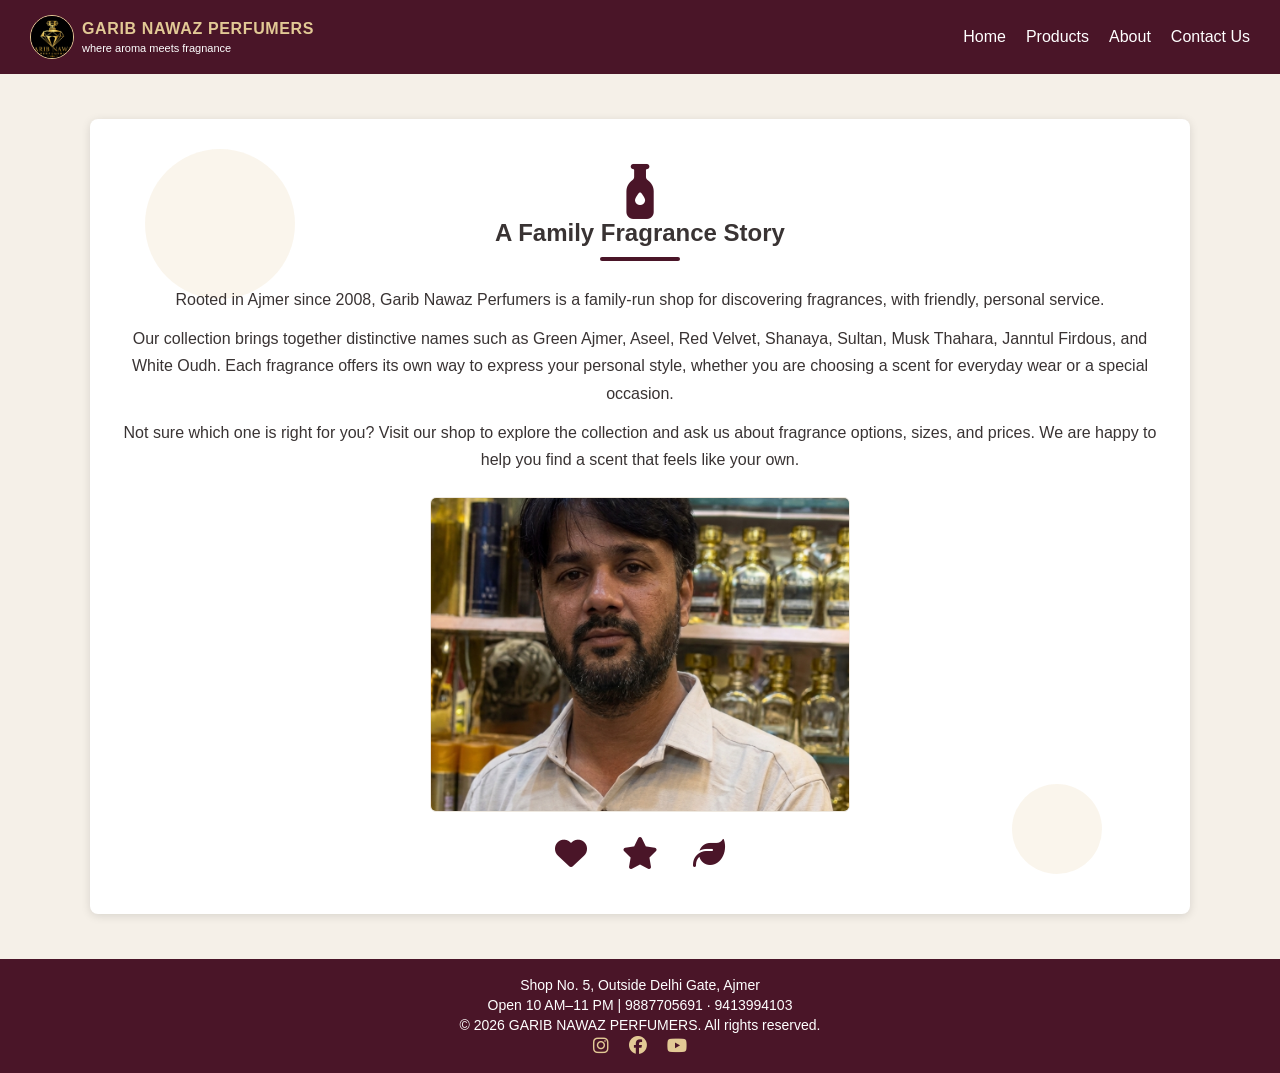
<file: about.html>
<!DOCTYPE html>
<html lang="en">
<head>
  <meta charset="UTF-8">
  <meta name="viewport" content="width=device-width, initial-scale=1.0">
  <title>About - GARIB NAWAZ PERFUMERS</title>
  <link rel="icon" href="images/logo.png" type="image/png">
  <link rel="stylesheet" href="https://cdnjs.cloudflare.com/ajax/libs/font-awesome/6.4.0/css/all.min.css">
  <link rel="stylesheet" href="style.css">
</head>
<body>

  <header>
    <a class="site-brand" href="index.html">
      <img src="images/logo.png" alt="">
      <span><strong>GARIB NAWAZ PERFUMERS</strong><small>where aroma meets fragnance</small></span>
    </a>
    <nav>
      <a href="index.html">Home</a>
      <a href="products.html">Products</a>
      <a href="about.html">About</a>
      <a href="contact.html">Contact Us</a>
    </nav>
  </header>

  <main class="about-box">
    <div class="circle circle1"></div>
    <div class="circle circle2"></div>
    <i class="fa-solid fa-bottle-droplet float-icon"></i>
    <h2>A Family Fragrance Story</h2>
    <div class="divider"></div>

    <div class="fade-text">
      <p>Rooted in Ajmer since 2008, Garib Nawaz Perfumers is a family-run shop for discovering fragrances, with friendly, personal service.</p>
      <p>Our collection brings together distinctive names such as Green Ajmer, Aseel, Red Velvet, Shanaya, Sultan, Musk Thahara, Janntul Firdous, and White Oudh. Each fragrance offers its own way to express your personal style, whether you are choosing a scent for everyday wear or a special occasion.</p>
      <p>Not sure which one is right for you? Visit our shop to explore the collection and ask us about fragrance options, sizes, and prices. We are happy to help you find a scent that feels like your own.</p>
      <div class="about-owner">
        <div class="owner-photo">
          <img src="images/owner.png" alt="Owner of Garib Nawaz Perfumers" onerror="this.hidden=true; this.nextElementSibling.hidden=false;">
          <span class="owner-photo-placeholder" hidden><i class="fa-solid fa-user"></i> Add owner photo as images/owner.png</span>
        </div>
      </div>
    </div>

    <div class="pulse-row">
      <i class="fa-solid fa-heart"></i>
      <i class="fa-solid fa-star"></i>
      <i class="fa-solid fa-leaf"></i>
    </div>
  </main>

  <footer>
    <p>Shop No. 5, Outside Delhi Gate, Ajmer</p>
    <p>Open 10 AM–11 PM | <a href="tel:+919887705691">9887705691</a> · <a href="tel:+919413994103">9413994103</a></p>
    <p>&copy; 2026 GARIB NAWAZ PERFUMERS. All rights reserved.</p>
    <p class="social-links">
      <a href="https://www.instagram.com/garib_nawaz_perfumers?utm_source=ig_web_button_share_sheet&amp;vrfl=ZDNlZDc0MzIxNw==" target="_blank" rel="noopener noreferrer" aria-label="Visit Garib Nawaz Perfumers on Instagram"><i class="fa-brands fa-instagram"></i></a>
      <a href="https://www.facebook.com/profile.php?id=61590630572187" target="_blank" rel="noopener noreferrer" aria-label="Visit Garib Nawaz Perfumers on Facebook"><i class="fa-brands fa-facebook"></i></a>
      <a href="https://youtube.com/@garibnawazperfumer?si=CvMgXTOw2Hox5zIE" target="_blank" rel="noopener noreferrer" aria-label="Visit Garib Nawaz Perfumers on YouTube"><i class="fa-brands fa-youtube"></i></a>
    </p>
  </footer>

</body>
</html>
</file>
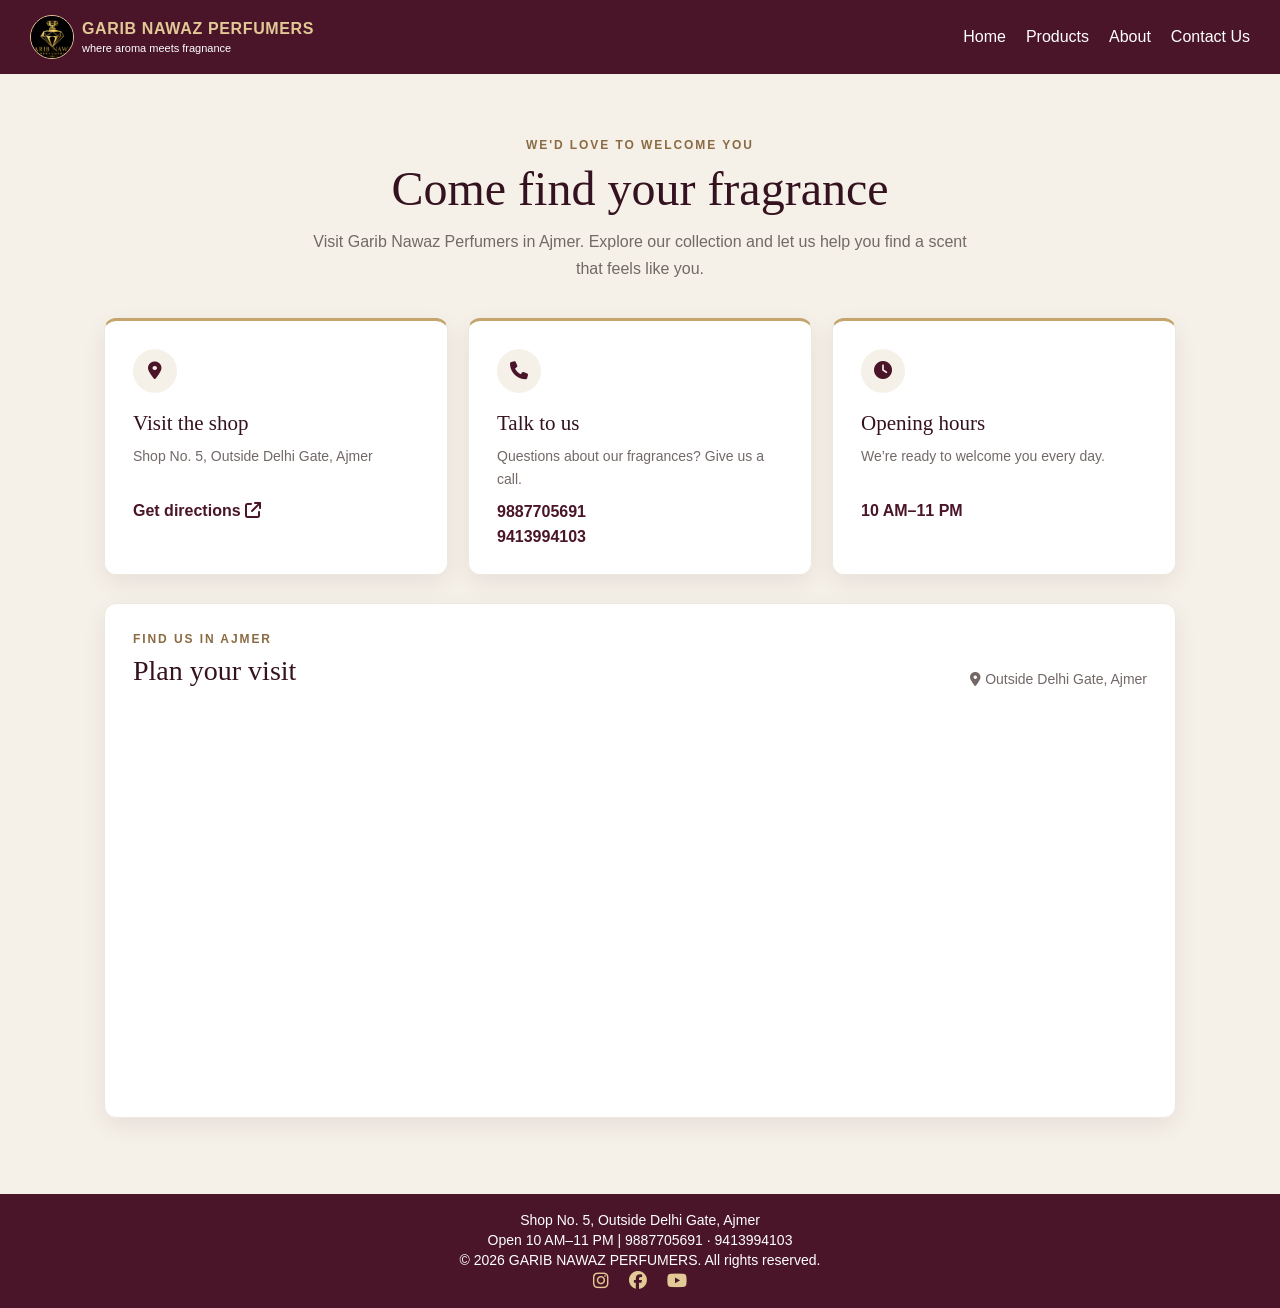
<file: contact.html>
<!DOCTYPE html>
<html lang="en">
<head>
  <meta charset="UTF-8">
  <meta name="viewport" content="width=device-width, initial-scale=1.0">
  <title>Contact - GARIB NAWAZ PERFUMERS</title>
  <link rel="icon" href="images/logo.png" type="image/png">
  <link rel="stylesheet" href="https://cdnjs.cloudflare.com/ajax/libs/font-awesome/6.4.0/css/all.min.css">
  <link rel="stylesheet" href="style.css">
</head>
<body class="contact-page">

  <header>
    <a class="site-brand" href="index.html">
      <img src="images/logo.png" alt="">
      <span><strong>GARIB NAWAZ PERFUMERS</strong><small>where aroma meets fragnance</small></span>
    </a>
    <nav>
      <a href="index.html">Home</a>
      <a href="products.html">Products</a>
      <a href="about.html">About</a>
      <a href="contact.html">Contact Us</a>
    </nav>
  </header>

  <main class="contact-wrap">
    <section class="contact-intro">
      <p class="contact-eyebrow">We'd love to welcome you</p>
      <h2>Come find your fragrance</h2>
      <p>Visit Garib Nawaz Perfumers in Ajmer. Explore our collection and let us help you find a scent that feels like you.</p>
    </section>

    <section class="contact-details" aria-label="Shop contact details">
      <article class="contact-card">
        <span class="contact-icon"><i class="fa-solid fa-location-dot" aria-hidden="true"></i></span>
        <h3>Visit the shop</h3>
        <p>Shop No. 5, Outside Delhi Gate, Ajmer</p>
        <a href="https://www.google.com/maps/search/?api=1&amp;query=Shop+No.+5%2C+Outside+Delhi+Gate%2C+Ajmer" target="_blank" rel="noopener noreferrer">Get directions <i class="fa-solid fa-arrow-up-right-from-square" aria-hidden="true"></i></a>
      </article>

      <article class="contact-card">
        <span class="contact-icon"><i class="fa-solid fa-phone" aria-hidden="true"></i></span>
        <h3>Talk to us</h3>
        <p>Questions about our fragrances? Give us a call.</p>
        <a href="tel:+919887705691">9887705691</a>
        <a href="tel:+919413994103">9413994103</a>
      </article>

      <article class="contact-card">
        <span class="contact-icon"><i class="fa-solid fa-clock" aria-hidden="true"></i></span>
        <h3>Opening hours</h3>
        <p>We’re ready to welcome you every day.</p>
        <strong>10 AM–11 PM</strong>
      </article>
    </section>

    <section class="contact-map">
      <div class="contact-map-heading">
        <div>
          <p class="contact-eyebrow">Find us in Ajmer</p>
          <h2>Plan your visit</h2>
        </div>
        <p><i class="fa-solid fa-location-dot" aria-hidden="true"></i> Outside Delhi Gate, Ajmer</p>
      </div>
      <iframe
        src="https://www.google.com/maps/embed?pb=!1m18!1m12!1m3!1d750.8787761242532!2d74.62730793624212!3d26.46212565533542!2m3!1f0!2f0!3f0!3m2!1i1024!2i768!4f13.1!3m3!1m2!1s0x396be788fa428da9%3A0xb3a9aa8eb3ccddee!2sGarib%20Nawaz%20Perfumers!5e0!3m2!1sen!2sin!4v1792944427425!5m2!1sen!2sin"
        title="Map showing Garib Nawaz Perfumers in Ajmer"
        allowfullscreen
        loading="lazy"
        referrerpolicy="strict-origin-when-cross-origin">
      </iframe>
    </section>
  </main>

  <footer>
    <p>Shop No. 5, Outside Delhi Gate, Ajmer</p>
    <p>Open 10 AM–11 PM | <a href="tel:+919887705691">9887705691</a> · <a href="tel:+919413994103">9413994103</a></p>
    <p>&copy; 2026 GARIB NAWAZ PERFUMERS. All rights reserved.</p>
    <p class="social-links">
      <a href="https://www.instagram.com/garib_nawaz_perfumers?utm_source=ig_web_button_share_sheet&amp;vrfl=ZDNlZDc0MzIxNw==" target="_blank" rel="noopener noreferrer" aria-label="Visit Garib Nawaz Perfumers on Instagram"><i class="fa-brands fa-instagram"></i></a>
      <a href="https://www.facebook.com/profile.php?id=61590630572187" target="_blank" rel="noopener noreferrer" aria-label="Visit Garib Nawaz Perfumers on Facebook"><i class="fa-brands fa-facebook"></i></a>
      <a href="https://youtube.com/@garibnawazperfumer?si=CvMgXTOw2Hox5zIE" target="_blank" rel="noopener noreferrer" aria-label="Visit Garib Nawaz Perfumers on YouTube"><i class="fa-brands fa-youtube"></i></a>
    </p>
  </footer>

</body>
</html>
</file>
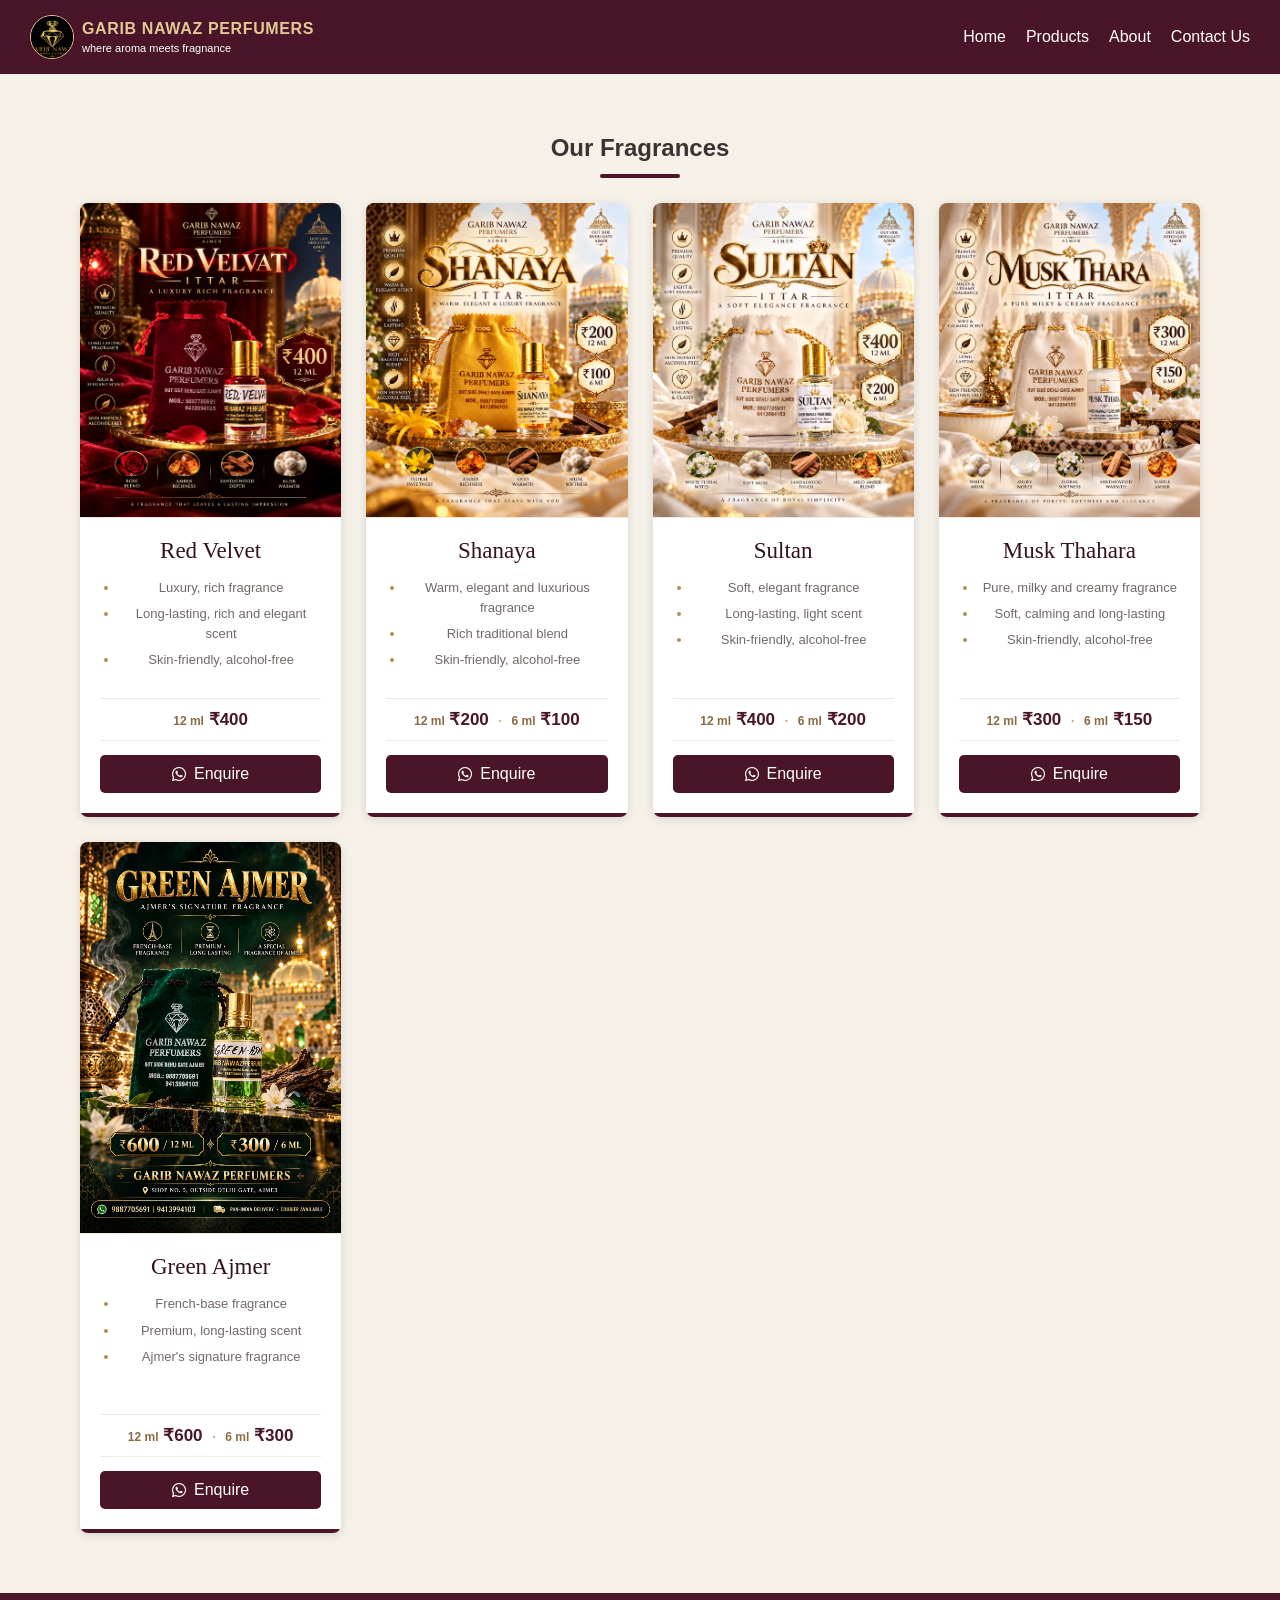
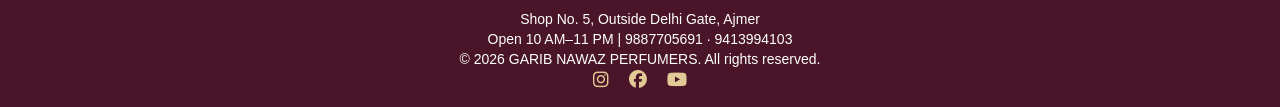
<file: products.html>
<!DOCTYPE html>
<html lang="en">
<head>
  <meta charset="UTF-8">
  <meta name="viewport" content="width=device-width, initial-scale=1.0">
  <title>Fragrances - GARIB NAWAZ PERFUMERS</title>
  <link rel="icon" href="images/logo.png" type="image/png">
  <link rel="stylesheet" href="https://cdnjs.cloudflare.com/ajax/libs/font-awesome/6.4.0/css/all.min.css">
  <link rel="stylesheet" href="style.css">
</head>
<body>

  <header>
    <a class="site-brand" href="index.html">
      <img src="images/logo.png" alt="">
      <span><strong>GARIB NAWAZ PERFUMERS</strong><small>where aroma meets fragnance</small></span>
    </a>
    <nav>
      <a href="index.html">Home</a>
      <a href="products.html">Products</a>
      <a href="about.html">About</a>
      <a href="contact.html">Contact Us</a>
    </nav>
  </header>

  <div class="filter-area">
    <h2>Our Fragrances</h2>
    <div class="divider"></div>

    <div class="products">
      <div class="card">
        <img class="product-image" src="images/Red-Velvat.jpeg" alt="Red Velvet fragrance by Garib Nawaz Perfumers" loading="lazy">
        <div class="product-info">
          <h3>Red Velvet</h3>
          <ul class="product-details">
            <li>Luxury, rich fragrance</li>
            <li>Long-lasting, rich and elegant scent</li>
            <li>Skin-friendly, alcohol-free</li>
          </ul>
          <p class="product-price"><span>12 ml</span> ₹400</p>
          <a class="product-order" href="https://walink.me/55cw0o"><i class="fa-brands fa-whatsapp"></i> Enquire</a>
        </div>
      </div>
      <div class="card">
        <img class="product-image" src="images/Shanaya.jpeg" alt="Shanaya fragrance by Garib Nawaz Perfumers" loading="lazy">
        <div class="product-info">
          <h3>Shanaya</h3>
          <ul class="product-details">
            <li>Warm, elegant and luxurious fragrance</li>
            <li>Rich traditional blend</li>
            <li>Skin-friendly, alcohol-free</li>
          </ul>
          <p class="product-price"><span>12 ml</span> ₹200 <span class="price-divider">·</span> <span>6 ml</span> ₹100</p>
          <a class="product-order" href="https://walink.me/lyuyjn"><i class="fa-brands fa-whatsapp"></i> Enquire</a>
        </div>
      </div>
      <div class="card">
        <img class="product-image" src="images/Sultan.jpeg" alt="Sultan fragrance by Garib Nawaz Perfumers" loading="lazy">
        <div class="product-info">
          <h3>Sultan</h3>
          <ul class="product-details">
            <li>Soft, elegant fragrance</li>
            <li>Long-lasting, light scent</li>
            <li>Skin-friendly, alcohol-free</li>
          </ul>
          <p class="product-price"><span>12 ml</span> ₹400 <span class="price-divider">·</span> <span>6 ml</span> ₹200</p>
          <a class="product-order" href="https://walink.me/rde93c"><i class="fa-brands fa-whatsapp"></i> Enquire</a>
        </div>
      </div>
      <div class="card">
        <img class="product-image" src="images/Musk-thara.jpeg" alt="Musk Thahara fragrance by Garib Nawaz Perfumers" loading="lazy">
        <div class="product-info">
          <h3>Musk Thahara</h3>
          <ul class="product-details">
            <li>Pure, milky and creamy fragrance</li>
            <li>Soft, calming and long-lasting</li>
            <li>Skin-friendly, alcohol-free</li>
          </ul>
          <p class="product-price"><span>12 ml</span> ₹300 <span class="price-divider">·</span> <span>6 ml</span> ₹150</p>
          <a class="product-order" href="https://walink.me/v9rrm4"><i class="fa-brands fa-whatsapp"></i> Enquire</a>
        </div>
      </div>
      <div class="card">
        <img class="product-image" src="images/Green-Ajmer.jpeg" alt="Green Ajmer fragrance by Garib Nawaz Perfumers" loading="lazy">
        <div class="product-info">
          <h3>Green Ajmer</h3>
          <ul class="product-details">
            <li>French-base fragrance</li>
            <li>Premium, long-lasting scent</li>
            <li>Ajmer's signature fragrance</li>
          </ul>
          <p class="product-price"><span>12 ml</span> ₹600 <span class="price-divider">·</span> <span>6 ml</span> ₹300</p>
          <a class="product-order" href="https://walink.me/npgtm9"><i class="fa-brands fa-whatsapp"></i> Enquire</a>
        </div>
      </div>
    </div>
  </div>

  <footer>
    <p>Shop No. 5, Outside Delhi Gate, Ajmer</p>
    <p>Open 10 AM–11 PM | <a href="tel:+919887705691">9887705691</a> · <a href="tel:+919413994103">9413994103</a></p>
    <p>&copy; 2026 GARIB NAWAZ PERFUMERS. All rights reserved.</p>
    <p class="social-links">
      <a href="https://www.instagram.com/garib_nawaz_perfumers?utm_source=ig_web_button_share_sheet&amp;vrfl=ZDNlZDc0MzIxNw==" target="_blank" rel="noopener noreferrer" aria-label="Visit Garib Nawaz Perfumers on Instagram"><i class="fa-brands fa-instagram"></i></a>
      <a href="https://www.facebook.com/profile.php?id=61590630572187" target="_blank" rel="noopener noreferrer" aria-label="Visit Garib Nawaz Perfumers on Facebook"><i class="fa-brands fa-facebook"></i></a>
      <a href="https://youtube.com/@garibnawazperfumer?si=CvMgXTOw2Hox5zIE" target="_blank" rel="noopener noreferrer" aria-label="Visit Garib Nawaz Perfumers on YouTube"><i class="fa-brands fa-youtube"></i></a>
    </p>
  </footer>

</body>
</html>
</file>
<file: style.css>
* {
  box-sizing: border-box;
  margin: 0;
  padding: 0;
}

.card > a, .card button a {
  color: inherit;
  font: inherit;
  text-decoration: none;
  }

body {
  min-height: 100vh;
  display: flex;
  flex-direction: column;
  background-color: #f5f0e8;
  color: #393333;
  font-family: Arial, sans-serif;
}

header {
  position: sticky;
  top: 0;
  z-index: 10;
  width: 100%;
  padding: 15px 30px;
  display: flex;
  align-items: center;
  justify-content: space-between;
  background-color: #4a1528;
}

header h1 {
  color: #e2c995;
  font-size: 24px;
}

.site-brand {
  display: flex;
  align-items: center;
  gap: 12px;
  color: #e2c995;
  text-decoration: none;
}

.site-brand img {
  width: 54px;
  height: 54px;
  border: 1px solid #e2c995;
  border-radius: 50%;
  object-fit: cover;
}

.site-brand strong,
.site-brand small {
  display: block;
}

.site-brand strong {
  font-size: 20px;
  letter-spacing: 0.04em;
}

.site-brand small {
  margin-top: 4px;
  color: #ffffff;
  font-size: 12px;
}

nav {
  display: flex;
  flex-wrap: wrap;
  gap: 12px 20px;
}

nav a {
  color: #ffffff;
  text-decoration: none;
}

nav a:hover {
  color: #e2c995;
}

.hero {
  min-height: 100vh;
  padding: 120px 20px;
  position: relative;
  overflow: hidden;
  background: linear-gradient(rgba(40, 20, 30, 0.65), rgba(40, 20, 30, 0.75)),
    url("images/ImgBG1.jpg") center / cover no-repeat;
  color: #ffffff;
  text-align: center;
}

.hero > i {
  color: #e2c995;
  font-size: 70px;
  animation: hero-icon-entrance 700ms ease-out both, hero-icon-float 4s ease-in-out 700ms infinite;
}

.hero h2 {
  margin: 20px 0;
  font-size: 42px;
}

.hero p {
  margin-bottom: 28px;
  font-size: 18px;
}

.circle {
  position: absolute;
  border-radius: 50%;
  background-color: rgba(226, 201, 149, 0.18);
}

.circle1 {
  top: 30px;
  left: 5%;
  width: 150px;
  height: 150px;
  animation: circle-float 7s ease-in-out infinite;
}

.circle2 {
  right: 8%;
  bottom: 40px;
  width: 90px;
  height: 90px;
  animation: circle-float 6s ease-in-out -2s infinite;
}

.circle3 {
  top: 80px;
  right: 20%;
  width: 60px;
  height: 60px;
  animation: circle-float 5s ease-in-out -1s infinite;
}

.circle4 {
  bottom: 30px;
  left: 15%;
  width: 110px;
  height: 110px;
  animation: circle-float 8s ease-in-out -3s infinite;
}

@keyframes hero-icon-entrance {
  from {
    opacity: 0;
  }

  to {
    opacity: 1;
  }
}

@keyframes hero-icon-float {
  0%, 100% {
    transform: translateY(0);
  }

  50% {
    transform: translateY(-8px);
  }
}

@keyframes circle-float {
  0%, 100% {
    transform: translateY(0);
  }

  50% {
    transform: translateY(-16px);
  }
}

.btn, .card button {
  display: inline-block;
  padding: 10px 20px;
  border: 0;
  border-radius: 5px;
  background-color: #4a1528;
  color: #ffffff;
  font-weight: bold;
  text-decoration: none;
  cursor: pointer;
  transition: background-color 180ms ease, transform 180ms ease;
}

.btn:hover, .card button:hover {
  background-color: #755034;
  transform: translateY(-2px);
}

.section, .filter-area {
  padding: 60px 25px;
  text-align: center;
}

.section h2, .filter-area h2, .contact-wrap h2, .contact-map h2 {
  margin-bottom: 12px;
}

.divider {
  width: 80px;
  height: 4px;
  margin: 10px auto 25px;
  border-radius: 2px;
  background-color: #4a1528;
}

.features {
  display: flex;
  justify-content: center;
  flex-wrap: wrap;
  gap: 25px;
}

.feature-box, .about-box, .owner-card, .card, .contact-map {
  border-radius: 8px;
  background-color: #ffffff;
  box-shadow: 0 2px 10px rgba(0, 0, 0, 0.12);
}

.feature-box {
  width: 330px;
  min-height: 220px;
  padding: 30px 22px;
  border-top: 5px solid #4a1528;
  transition: transform 220ms ease, box-shadow 220ms ease;
}

.feature-box:hover, .owner-card:hover, .card:hover {
  transform: translateY(-5px);
  box-shadow: 0 8px 20px rgba(0, 0, 0, 0.16);
}

.feature-box > i {
  margin-bottom: 12px;
  color: #c5a46d;
  font-size: 32px;
}

.feature-box h2 {
  font-size: 22px;
}

.gallery {
  max-width: 1080px;
  margin: 0 auto;
  display: grid;
  grid-template-columns: repeat(3, 1fr);
  gap: 22px;
}

.gallery-item {
  aspect-ratio: 4 / 3;
  overflow: hidden;
  border: 4px solid #c5a46d;
  border-radius: 10px;
}

.gallery-item img {
  display: block;
  width: 100%;
  height: 100%;
  object-fit: cover;
  transition: transform 300ms ease;
}

.gallery-item:hover img {
  transform: scale(1.06);
}

.about-box {
  position: relative;
  width: 80%;
  max-width: 1100px;
  margin: 45px auto;
  padding: 45px 30px;
  overflow: hidden;
  text-align: center;
}

.about-box h2, .about-box p, .about-box h3, .about-box .owner-profiles, .about-box .about-details, .about-box .pulse-row, .about-box > i {
  position: relative;
  z-index: 1;
}

.about-box > i {
  color: #4a1528;
  font-size: 55px;
}

.float-icon {
  animation: icon-float 3s ease-in-out infinite;
}

@keyframes icon-float {
  0%, 100% {
    transform: translateY(0);
  }

  50% {
    transform: translateY(-10px);
  }
}

.fade-text {
  animation: fade-up 700ms ease-out both;
}

@keyframes fade-up {
  from {
    opacity: 0;
    transform: translateY(16px);
  }

  to {
    opacity: 1;
    transform: translateY(0);
  }
}

.about-box p {
  margin: 12px 0;
  line-height: 1.7;
}

.about-box h3 {
  margin: 25px 0 18px;
  color: #4a1528;
}

.about-owner {
  max-width: 420px;
  margin: 24px auto 0;
}

.about-owner .owner-photo {
  height: 320px;
  margin-bottom: 18px;
  border: 1px solid #eee8df;
}

.about-instagram {
  display: inline-flex;
  align-items: center;
  gap: 9px;
  padding: 11px 20px;
  border-radius: 5px;
  background-color: #4a1528;
  color: #ffffff;
  font-weight: 700;
  text-decoration: none;
  transition: background-color 180ms ease, transform 180ms ease;
}

.about-instagram:hover {
  background-color: #755034;
  transform: translateY(-2px);
}

.owner-profiles {
  max-width: 850px;
  margin: 0 auto;
  display: grid;
  grid-template-columns: repeat(2, 1fr);
  gap: 20px;
}

.owner-card {
  padding: 16px;
  transition: transform 220ms ease, box-shadow 220ms ease;
}

.owner-photo {
  height: 220px;
  margin-bottom: 12px;
  overflow: hidden;
  border-radius: 6px;
  background-color: #f5f0e8;
}

.owner-photo img {
  width: 100%;
  height: 100%;
  object-fit: cover;
}

.owner-photo-placeholder {
  height: 100%;
  display: flex;
  align-items: center;
  justify-content: center;
  gap: 8px;
  color: #4a1528;
}

footer a {
  color: #ffffff;
  text-decoration: none;
}

.owner-photo-placeholder[hidden] {
  display: none;
}

.pulse-row {
  margin-top: 25px;
  display: flex;
  justify-content: center;
  gap: 35px;
  color: #4a1528;
  font-size: 32px;
}

.pulse-row i {
  animation: icon-pulse 1.8s ease-in-out infinite;
}

.pulse-row i:nth-child(2) {
  animation-delay: 300ms;
}

.pulse-row i:nth-child(3) {
  animation-delay: 600ms;
}

@keyframes icon-pulse {
  0%, 100% {
    transform: scale(1);
  }

  50% {
    transform: scale(1.2);
  }
}

.filter-area input {
  display: none;
}

.filter-area label {
  display: inline-block;
  margin: 5px;
  padding: 8px 18px;
  border: 1px solid #c5a46d;
  border-radius: 20px;
  background-color: #ffffff;
  cursor: pointer;
}

.filter-area label:hover, #all:checked ~ .buttons label[for="all"], #men:checked ~ .buttons label[for="men"], #women:checked ~ .buttons label[for="women"], #unisex:checked ~ .buttons label[for="unisex"] {
  background-color: #4a1528;
  color: #ffffff;
}

.products {
  max-width: 1120px;
  margin: 25px auto 0;
  display: grid;
  grid-template-columns: repeat(4, minmax(0, 1fr));
  gap: 25px;
}

.card {
  min-height: 0;
  padding: 0;
  overflow: hidden;
  transition: transform 220ms ease, box-shadow 220ms ease;
}

#men:checked ~ .products .card:not(.men), #women:checked ~ .products .card:not(.women), #unisex:checked ~ .products .card:not(.unisex) {
  display: none;
}

.product-image {
  display: block;
  width: 100%;
  height: auto;
  aspect-ratio: auto;
  object-fit: initial;
  background: transparent;
}

.product-image-placeholder {
  padding: 32px;
  object-fit: contain;
  background: linear-gradient(145deg, #35121f, #120b0d);
}

.product-info {
  min-height: 300px;
  padding: 20px;
  display: flex;
  flex-direction: column;
  align-items: stretch;
  gap: 14px;
  border-top: 1px solid #eee8df;
  border-bottom: 4px solid #4a1528;
}

.card h3 {
  margin: 0;
  color: #35121f;
  font-family: Georgia, "Times New Roman", serif;
  font-size: 23px;
  font-weight: 400;
  text-align: center;
}

.product-details {
  flex: 1;
  padding-left: 19px;
  color: #726967;
  font-size: 13px;
  line-height: 1.55;
}

.product-details li {
  margin-bottom: 6px;
  padding-left: 2px;
}

.product-details li::marker {
  color: #b39056;
}

.product-price {
  padding: 10px 8px;
  border-top: 1px solid #eee8df;
  border-bottom: 1px solid #eee8df;
  color: #4a1528;
  font-size: 17px;
  font-weight: 700;
  text-align: center;
}

.product-price span {
  color: #8b6b43;
  font-size: 12px;
  font-weight: 600;
}

.product-price .price-divider {
  margin: 0 5px;
  color: #c5a46d;
}

.card .type {
  margin-bottom: 8px;
  color: #786563;
  font-size: 13px;
}

.card .price {
  margin-bottom: 10px;
  font-weight: bold;
}

.product-order {
  display: inline-flex;
  justify-content: center;
  align-items: center;
  gap: 8px;
  padding: 10px 20px;
  border-radius: 5px;
  background-color: #4a1528;
  color: #ffffff;
  text-decoration: none;
  transition: background-color 180ms ease, transform 180ms ease;
}

.product-order i {
  font-size: 16px;
}

.product-order:hover {
  background-color: #755034;
  transform: translateY(-2px);
}

.contact-wrap {
  width: 100%;
  max-width: 1120px;
  margin: 0 auto;
  padding: 64px 24px 76px;
}

.contact-intro {
  max-width: 680px;
  margin: 0 auto 36px;
  text-align: center;
}

.contact-intro h2 {
  margin-bottom: 12px;
  color: #35121f;
  font-family: Georgia, "Times New Roman", serif;
  font-size: clamp(34px, 5vw, 48px);
  font-weight: 400;
}

.contact-intro > p:last-child {
  color: #726967;
  line-height: 1.7;
}

.contact-eyebrow {
  margin-bottom: 9px;
  color: #8b6b43;
  font-size: 12px;
  font-weight: 700;
  letter-spacing: 0.16em;
  text-transform: uppercase;
}

.contact-details {
  display: grid;
  grid-template-columns: repeat(3, minmax(0, 1fr));
  gap: 20px;
}

.contact-card {
  min-height: 230px;
  padding: 28px;
  border: 1px solid #eee8df;
  border-top: 3px solid #c5a46d;
  border-radius: 12px;
  background-color: #ffffff;
  box-shadow: 0 8px 24px rgba(53, 18, 31, 0.07);
}

.contact-icon {
  width: 44px;
  height: 44px;
  margin-bottom: 18px;
  display: grid;
  place-items: center;
  border-radius: 50%;
  background-color: #f5f0e8;
  color: #4a1528;
  font-size: 18px;
}

.contact-card h3 {
  margin-bottom: 9px;
  color: #35121f;
  font-family: Georgia, "Times New Roman", serif;
  font-size: 21px;
  font-weight: 400;
}

.contact-card p {
  min-height: 44px;
  margin-bottom: 13px;
  color: #726967;
  font-size: 14px;
  line-height: 1.6;
}

.contact-card a,
.contact-card strong {
  display: block;
  margin-top: 7px;
  color: #4a1528;
  font-weight: 700;
  text-decoration: none;
}

.contact-card a:hover {
  color: #8b6b43;
}

.contact-map {
  margin-top: 28px;
  padding: 28px;
  border: 1px solid #eee8df;
  border-radius: 12px;
  background-color: #ffffff;
  box-shadow: 0 8px 24px rgba(53, 18, 31, 0.07);
}

.contact-map-heading {
  margin-bottom: 18px;
  display: flex;
  align-items: flex-end;
  justify-content: space-between;
  gap: 18px;
}

.contact-map-heading h2 {
  margin: 0;
  color: #35121f;
  font-family: Georgia, "Times New Roman", serif;
  font-size: 28px;
  font-weight: 400;
}

.contact-map-heading > p {
  color: #726967;
  font-size: 14px;
}

.contact-map iframe {
  width: 100%;
  height: 380px;
  border: 0;
  border-radius: 8px;
}

footer {
  margin-top: auto;
  padding: 14px 20px;
  background-color: #4a1528;
  color: #ffffff;
  font-size: 14px;
  text-align: center;
}

footer p {
  margin: 4px 0;
}

.social-links a {
  margin: 0 8px;
  color: #e2c995;
  text-decoration: none;
  transition: color 180ms ease;
}

.social-links a i {
  font-size: 18px;
}

.social-links a:hover {
  color: #ffffff;
}

.hero {
  min-height: 100vh;
  padding: 70px 20px;
  display: flex;
  align-items: center;
  justify-content: center;
}

.hero-video {
  position: absolute;
  top: 0;
  left: 0;
  width: 100%;
  height: 100%;
  object-fit: cover;
  z-index: 0;
}

.hero::before {
  content: "";
  position: absolute;
  inset: 0;
  background: linear-gradient(rgba(40, 20, 30, 0.6), rgba(40, 20, 30, 0.75));
  z-index: 1;
}

.hero .circle {
  z-index: 1;
}

.hero-content {
  position: relative;
  z-index: 2;
  width: 100%;
  max-width: 760px;
}

.hero-content > i {
  color: #e2c995;
  font-size: 56px;
  animation: hero-icon-entrance 700ms ease-out both, hero-icon-float 4s ease-in-out 700ms infinite;
}

.hero-content h2 {
  margin: 15px 0 10px;
  font-size: 40px;
}

.hero-content p {
  margin-bottom: 25px;
  font-size: 18px;
}

.categories-section {
  background-color: #ffffff;
}

.categories {
  max-width: 1080px;
  margin: 0 auto;
  display: grid;
  grid-template-columns: repeat(6, 1fr);
  gap: 20px;
}

.category-card {
  color: #393333;
  text-decoration: none;
}

.category-img {
  width: 100%;
  aspect-ratio: 1 / 1;
  overflow: hidden;
  border: 3px solid #e2c995;
  border-radius: 50%;
}

.category-img img {
  display: block;
  width: 100%;
  height: 100%;
  object-fit: cover;
  transition: transform 300ms ease;
}

.category-card:hover img {
  transform: scale(1.12);
}

.category-card h3 {
  margin-top: 12px;
  font-size: 16px;
}

.category-card:hover h3 {
  color: #4a1528;
}

.offers {
  max-width: 1000px;
  margin: 0 auto;
  display: flex;
  justify-content: center;
  flex-wrap: wrap;
  gap: 25px;
}

.offer-card {
  flex: 1 1 260px;
  max-width: 310px;
  padding: 28px 20px;
  border-radius: 12px;
  background: linear-gradient(135deg, #4a1528, #755034);
  color: #ffffff;
  box-shadow: 0 2px 10px rgba(0, 0, 0, 0.15);
  transition: transform 220ms ease;
}

.offer-card:hover {
  transform: translateY(-5px);
}

.offer-card i {
  margin-bottom: 10px;
  color: #e2c995;
  font-size: 30px;
}

.offer-card h3 {
  margin-bottom: 6px;
  color: #e2c995;
  font-size: 24px;
}

@media (prefers-reduced-motion: reduce) {
  *, *::before, *::after {
    animation-duration: 0.01ms !important;
    animation-iteration-count: 1 !important;
    scroll-behavior: auto !important;
    transition-duration: 0.01ms !important;
  }
}

@media (max-width: 800px) {
  header {
    padding: 12px 18px;
    gap: 10px;
    flex-wrap: wrap;
  }

  .products {
    grid-template-columns: repeat(2, minmax(0, 1fr));
  }

  .gallery {
    grid-template-columns: repeat(2, 1fr);
  }
}

@media (max-width: 500px) {
  header h1 {
    font-size: 20px;
  }

  nav {
    gap: 8px 14px;
  }

  nav a {
    font-size: 14px;
  }

  .hero {
    min-height: 100vh;
    padding: 100px 18px;
  }

  .hero h2 {
    font-size: 32px;
  }

  .gallery, .products, .owner-profiles {
    grid-template-columns: 1fr;
  }

  .about-box {
    width: calc(100% - 30px);
    padding: 30px 18px;
  }

  .contact-wrap {
    padding: 42px 18px 54px;
  }

  .contact-details {
    grid-template-columns: 1fr;
  }

  .contact-card {
    min-height: 0;
  }

  .contact-card p {
    min-height: 0;
  }

  .contact-map {
    padding: 20px;
  }

  .contact-map-heading {
    align-items: flex-start;
    flex-direction: column;
  }

  .contact-map iframe {
    height: 300px;
  }
}

@media (max-width: 800px) {
  .categories {
    grid-template-columns: repeat(3, 1fr);
  }

  .hero-content h2 {
    font-size: 34px;
  }
}

@media (max-width: 600px) {
  .hero {
    min-height: 100vh;
    padding: 60px 15px;
  }

  .hero-content h2 {
    font-size: 28px;
  }

  .hero-content p {
    font-size: 16px;
  }

  .categories {
    grid-template-columns: repeat(2, 1fr);
  }
}

.home-page header {
  position: absolute;
  top: 0;
  left: 0;
  justify-content: flex-start;
  padding: 24px;
  background: linear-gradient(rgba(28, 15, 20, 0.42), transparent);
}

.home-page header h1 {
  color: #ffffff;
  font-size: 21px;
  letter-spacing: 0.04em;
}

.home-page .site-brand {
  color: #ffffff;
}

.home-page .site-brand small {
  color: #e8d6b2;
}

.home-page .hero {
  min-height: 100vh;
  padding: 110px 20px 70px;
}

.home-page .hero-content {
  max-width: 820px;
}

.home-page .hero-content > i {
  margin-bottom: 16px;
  color: #e2c995;
  font-size: 42px;
}

.home-page .hero-content .hero-eyebrow {
  margin-bottom: 14px;
  color: #e8d6b2;
  font-size: 12px;
  font-weight: 700;
  letter-spacing: 0.22em;
  text-transform: uppercase;
}

.home-page .hero-content h2 {
  margin: 0 auto 18px;
  font-family: Georgia, "Times New Roman", serif;
  font-size: clamp(42px, 6vw, 76px);
  font-weight: 400;
  line-height: 1.08;
  text-wrap: balance;
}

.home-page .hero-content > p:not(.hero-eyebrow) {
  max-width: 520px;
  margin: 0 auto 30px;
  color: rgba(255, 255, 255, 0.88);
  font-size: 17px;
  line-height: 1.7;
}

.home-page .hero-content .btn {
  padding: 14px 30px;
  border: 1px solid #e2c995;
  border-radius: 2px;
  background-color: #e2c995;
  color: #35121f;
  letter-spacing: 0.06em;
  text-transform: uppercase;
}

.home-page .hero-content .btn:hover {
  border-color: #ffffff;
  background-color: #ffffff;
}

.home-page .categories-section, .home-page .why-us-section {
  padding: 88px 25px;
}

.home-page .section-eyebrow {
  margin-bottom: 10px;
  color: #8b6b43;
  font-size: 12px;
  font-weight: 700;
  letter-spacing: 0.18em;
  text-transform: uppercase;
}

.home-page .categories-section > h2, .home-page .why-us-section > h2 {
  color: #35121f;
  font-family: Georgia, "Times New Roman", serif;
  font-size: clamp(30px, 4vw, 44px);
  font-weight: 400;
}

.home-page .section-intro {
  max-width: 610px;
  margin: 0 auto;
  color: #726967;
  line-height: 1.7;
}

.home-page .categories-section .divider, .home-page .why-us-section .divider {
  width: 54px;
  height: 2px;
  margin: 22px auto 34px;
  background-color: #c5a46d;
}

.home-page .categories {
  max-width: 900px;
  grid-template-columns: repeat(2, minmax(0, 1fr));
  gap: 22px;
}

.home-page .category-card {
  overflow: hidden;
  border: 1px solid #eee8df;
  border-radius: 12px;
  background-color: #ffffff;
  text-align: left;
  transition: transform 220ms ease, box-shadow 220ms ease;
}

.home-page .category-card:hover {
  transform: translateY(-5px);
  box-shadow: 0 14px 30px rgba(53, 18, 31, 0.12);
}

.home-page .category-img {
  width: 100%;
  aspect-ratio: auto;
  border: 0;
  border-radius: 0;
  background: transparent;
}

.home-page .category-img img {
  display: block;
  width: 100%;
  height: auto;
  object-fit: initial;
}

.home-page .category-copy {
  padding: 18px 20px 20px;
}

.home-page .category-copy h3 {
  margin: 0 0 6px;
  color: #35121f;
  font-family: Georgia, "Times New Roman", serif;
  font-size: 22px;
  font-weight: 400;
}

.home-page .category-copy p {
  margin-bottom: 10px;
  color: #726967;
  font-size: 14px;
  line-height: 1.5;
}

.home-page .why-us-section {
  background-color: #f3eee7;
}

.home-page .features {
  max-width: 1120px;
  margin: 0 auto;
  display: grid;
  grid-template-columns: repeat(3, minmax(0, 1fr));
  gap: 22px;
}

.home-page .feature-box {
  width: auto;
  min-height: 260px;
  padding: 30px;
  border: 1px solid #eee8df;
  border-top: 0;
  border-radius: 12px;
  text-align: left;
  transition: transform 220ms ease, box-shadow 220ms ease;
}

.home-page .feature-box:hover {
  transform: translateY(-5px);
  box-shadow: 0 14px 30px rgba(53, 18, 31, 0.1);
}

.home-page .feature-box > i {
  width: 48px;
  height: 48px;
  margin-bottom: 24px;
  display: grid;
  place-items: center;
  border-radius: 50%;
  background-color: #f5f0e8;
  color: #8b6b43;
  font-size: 20px;
}

.site-brand {
  gap: 8px;
}

.site-brand img {
  width: 44px;
  height: 44px;
}

.site-brand strong {
  font-size: 16px;
}

.site-brand small {
  font-size: 11px;
}

.home-page .feature-box .feature-label {
  margin-bottom: 10px;
  color: #8b6b43;
  font-size: 11px;
  font-weight: 700;
  letter-spacing: 0.12em;
  text-transform: uppercase;
}

.home-page .feature-box h3 {
  margin-bottom: 10px;
  color: #35121f;
  font-family: Georgia, "Times New Roman", serif;
  font-size: 22px;
  font-weight: 400;
}

.home-page .feature-box > p:last-child {
  color: #726967;
  font-size: 14px;
  line-height: 1.7;
}

@media (max-width: 800px) {
  .home-page .categories, .home-page .features {
    grid-template-columns: repeat(2, minmax(0, 1fr));
  }
}

@media (max-width: 600px) {
  .home-page header {
    padding: 20px 16px;
  }

  .home-page .hero {
    padding: 100px 20px 60px;
  }

  .home-page .hero-content h2 {
    font-size: clamp(40px, 11vw, 56px);
  }

  .home-page .categories-section, .home-page .why-us-section {
    padding: 64px 18px;
  }

  .home-page .categories, .home-page .features {
    grid-template-columns: 1fr;
  }

  .home-page .feature-box {
    min-height: auto;
  }
}

img,
iframe {
  max-width: 100%;
}

body {
  overflow-x: hidden;
}

header,
main,
section,
footer {
  min-width: 0;
}

nav a {
  min-height: 40px;
  display: inline-flex;
  align-items: center;
}

.products,
.categories,
.features,
.contact-details {
  min-width: 0;
}

.products > *,
.categories > *,
.features > *,
.contact-details > * {
  min-width: 0;
}

.about-box {
  width: min(1100px, calc(100% - 48px));
}

.about-owner .owner-photo {
  height: auto;
  aspect-ratio: 4 / 3;
}

.hero {
  min-height: 100vh;
  min-height: 100svh;
}

@media (max-width: 1000px) {
  header {
    padding: 12px 20px;
    gap: 12px;
  }

  .products {
    grid-template-columns: repeat(3, minmax(0, 1fr));
    gap: 20px;
  }

  .contact-wrap {
    padding-right: 20px;
    padding-left: 20px;
  }
}

@media (max-width: 800px) {
  header {
    align-items: flex-start;
  }

  header nav {
    flex: 1 1 100%;
    gap: 4px 14px;
  }

  .contact-details {
    grid-template-columns: repeat(2, minmax(0, 1fr));
  }

  .contact-card:last-child {
    grid-column: 1 / -1;
  }
}

@media (max-width: 600px) {
  header {
    padding: 10px 16px;
  }

  .site-brand {
    max-width: 100%;
  }

  .site-brand strong {
    font-size: clamp(14px, 4.2vw, 17px);
    letter-spacing: 0.02em;
  }

  header nav {
    gap: 2px 8px;
  }

  nav a {
    min-height: 38px;
    padding: 0 4px;
    font-size: 14px;
  }

  .section,
  .filter-area {
    padding: 46px 16px;
  }

  .products {
    grid-template-columns: repeat(2, minmax(0, 1fr));
    gap: 14px;
  }

  .product-info {
    min-height: 0;
    padding: 16px 14px;
  }

  .card h3 {
    font-size: 20px;
  }

  .product-order {
    padding: 10px 14px;
  }

  .about-box {
    width: calc(100% - 28px);
    margin: 24px auto;
    padding: 30px 18px;
  }

  .contact-wrap {
    padding: 38px 16px 48px;
  }

  .contact-details {
    grid-template-columns: 1fr;
    gap: 14px;
  }

  .contact-card:last-child {
    grid-column: auto;
  }

  .contact-card {
    padding: 22px;
  }

  .contact-map {
    margin-top: 18px;
    padding: 18px;
  }

  .contact-map iframe {
    height: clamp(240px, 70vw, 340px);
  }

  footer {
    padding: 14px 16px;
  }
}

@media (max-width: 380px) {
  .site-brand img {
    width: 38px;
    height: 38px;
  }

  .site-brand {
    gap: 7px;
  }

  .site-brand strong {
    font-size: 14px;
  }

  header nav {
    gap: 0 5px;
  }

  nav a {
    font-size: 13px;
  }

  .products {
    grid-template-columns: 1fr;
  }

}
</file>
